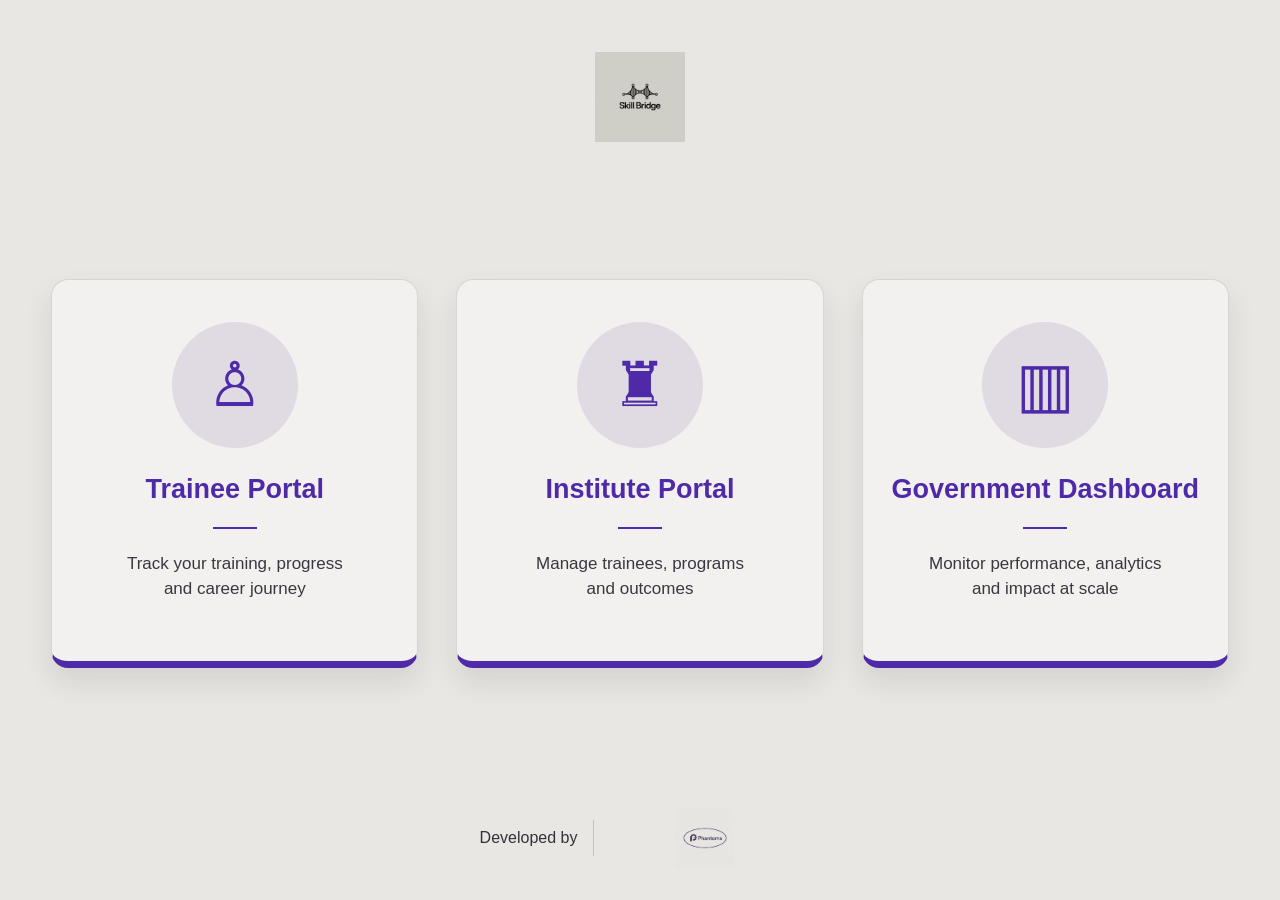
<file: index.html>
<!doctype html>
<html>
<head>
  <meta charset="utf-8">
  <meta name="viewport" content="width=device-width,initial-scale=1">
  <title>SkillBridge</title>
  <link rel="stylesheet" href="styles.css">
</head>

<body>

<div class="landing">

  <div class="logo-wrap">
    <img class="logo-large" src="SKILL BRIDGE Minimalist.png" alt="Skill Bridge">
  </div>

  <div class="portal-grid">

    <a class="portal-card" href="trainee.html">
      <div class="circle-icon">♙</div>
      <h2>Trainee Portal</h2>
      <div class="line"></div>
      <p>Track your training, progress<br>and career journey</p>
    </a>

    <a class="portal-card" href="institute-register.html">
      <div class="circle-icon">♜</div>
      <h2>Institute Portal</h2>
      <div class="line"></div>
      <p>Manage trainees, programs<br>and outcomes</p>
    </a>

    <a class="portal-card" href="government.html">
      <div class="circle-icon">▥</div>
      <h2>Government Dashboard</h2>
      <div class="line"></div>
      <p>Monitor performance, analytics<br>and impact at scale</p>
    </a>

  </div>

  <footer>
    <span>Developed by</span>
    <span style="height:36px;width:1px;background:#c4becb"></span>
    <img src="Phantoms.jpeg" alt="Phantoms">
  </footer>

</div>

</body>
</html>
</file>
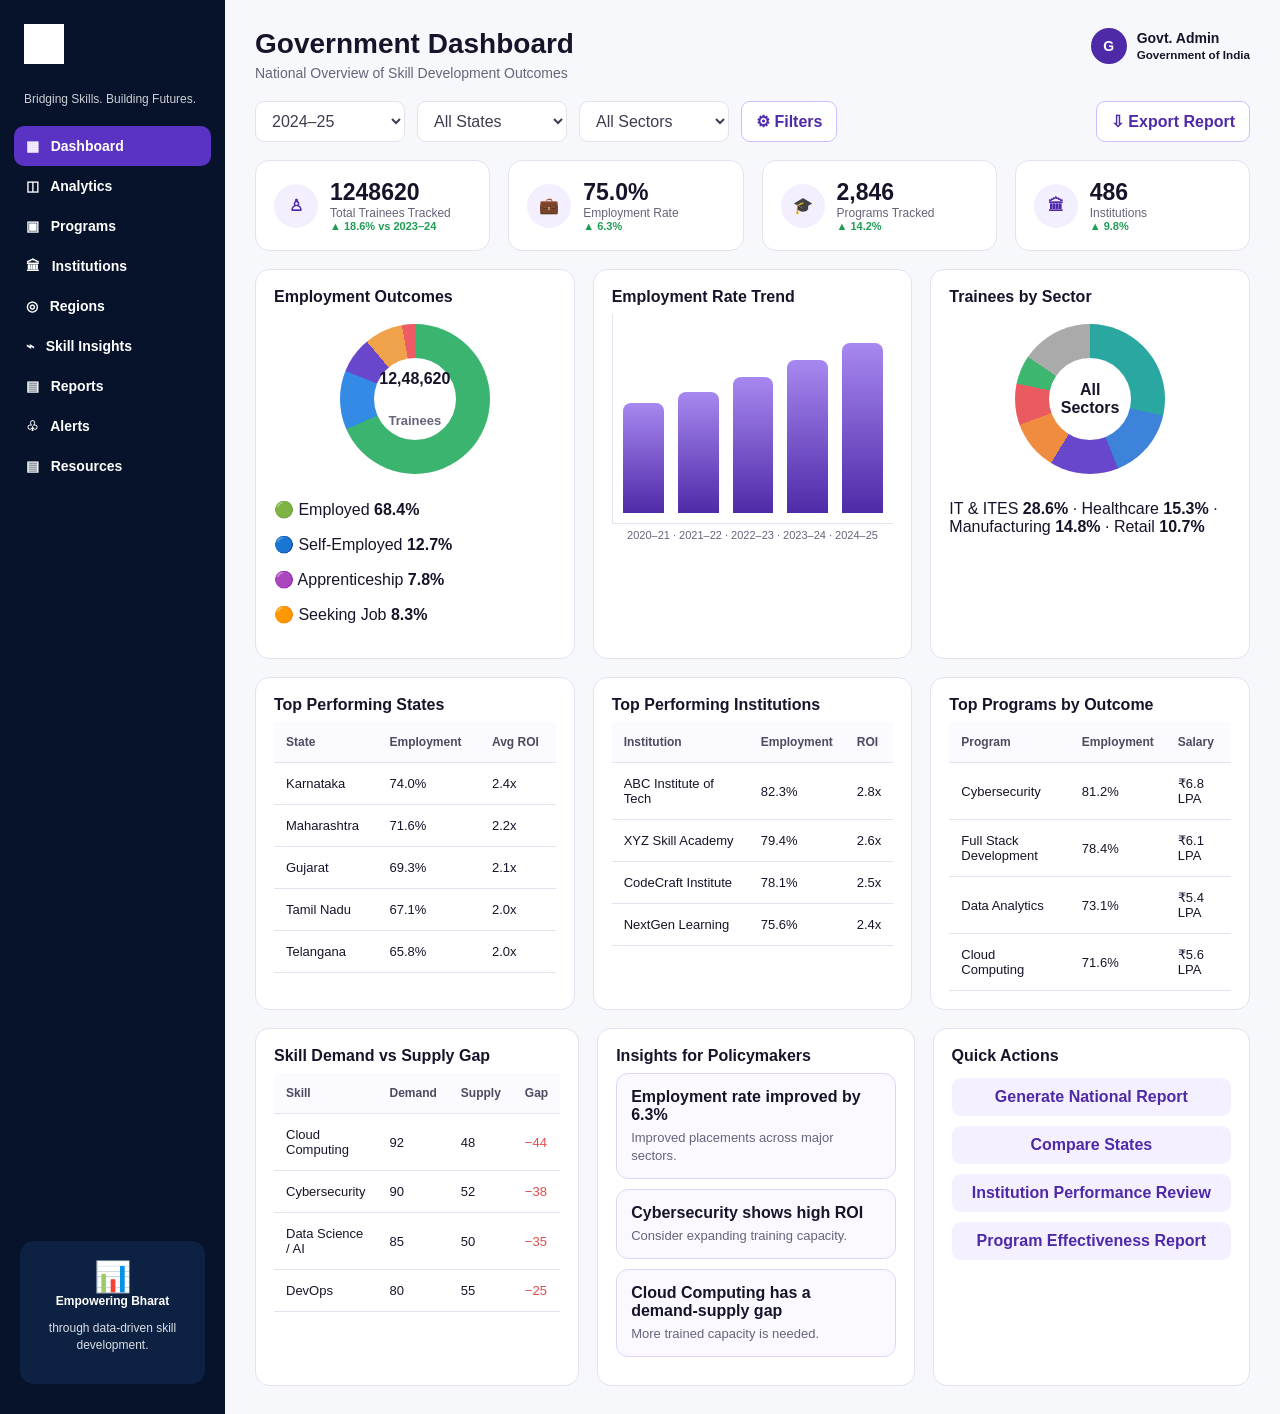
<file: government.html>
<!doctype html><html><head><meta charset="utf-8"><meta name="viewport" content="width=device-width,initial-scale=1"><title>Government Dashboard | SkillBridge</title><link rel="stylesheet" href="styles.css"></head>
<body data-page="government">
<div style="display:grid;grid-template-columns:225px 1fr;min-height:100vh;background:#f7f8fc">
<aside style="background:#06132a;color:white;padding:24px 14px;display:flex;flex-direction:column">
<div style="display:flex;align-items:center;gap:8px;margin:0 10px 28px"><img src="SKILL BRIDGE Minimalist.png" style="height:40px;filter:brightness(0) invert(1)"></div>
<div style="font-size:12px;opacity:.8;margin:0 10px 20px">Bridging Skills. Building Futures.</div>
<a class="nav-item active" style="color:#fff;background:#5a32c4" href="government.html">▦ &nbsp; Dashboard</a><a class="nav-item" style="color:#fff" href="government.html">◫ &nbsp; Analytics</a><a class="nav-item" style="color:#fff" href="government.html">▣ &nbsp; Programs</a><a class="nav-item" style="color:#fff" href="government.html">🏛 &nbsp; Institutions</a><a class="nav-item" style="color:#fff" href="government.html">◎ &nbsp; Regions</a><a class="nav-item" style="color:#fff" href="government.html">⌁ &nbsp; Skill Insights</a><a class="nav-item" style="color:#fff" href="government.html">▤ &nbsp; Reports</a><a class="nav-item" style="color:#fff" href="government.html">♧ &nbsp; Alerts</a><a class="nav-item" style="color:#fff" href="government.html">▤ &nbsp; Resources</a>
<div style="flex:1"></div><div style="background:#0d2143;border-radius:14px;padding:18px;text-align:center;font-size:12px;margin:6px"><div style="font-size:30px">📊</div><b>Empowering Bharat</b><p style="line-height:1.4;opacity:.85">through data-driven skill development.</p></div>
</aside>
<main class="main">
<div class="page-head"><div><h1>Government Dashboard</h1><p>National Overview of Skill Development Outcomes</p></div><div class="top-user"><div class="avatar">G</div><div><b>Govt. Admin</b><br><small>Government of India</small></div></div></div>
<div class="filters"><select class="filter"><option>2024–25</option><option>2025–26</option></select><select class="filter"><option>All States</option><option>Karnataka</option><option>Maharashtra</option></select><select class="filter"><option>All Sectors</option><option>IT & ITES</option><option>Healthcare</option></select><button class="btn secondary">⚙ Filters</button><button class="btn secondary" style="margin-left:auto" onclick="alert('Demo national report generated')">⇩ Export Report</button></div>
<div class="grid cols-4"><div class="panel kpi"><div class="ico">♙</div><div><div class="num" id="govTotal">12,48,620</div><div class="lbl">Total Trainees Tracked</div><div class="up">▲ 18.6% vs 2023–24</div></div></div><div class="panel kpi"><div class="ico">💼</div><div><div class="num" id="govRate">68.4%</div><div class="lbl">Employment Rate</div><div class="up">▲ 6.3%</div></div></div><div class="panel kpi"><div class="ico">🎓</div><div><div class="num">2,846</div><div class="lbl">Programs Tracked</div><div class="up">▲ 14.2%</div></div></div><div class="panel kpi"><div class="ico">🏛</div><div><div class="num">486</div><div class="lbl">Institutions</div><div class="up">▲ 9.8%</div></div></div></div>
<div class="grid cols-3" style="margin-top:18px">
<section class="panel"><h3>Employment Outcomes</h3><div style="height:170px;display:grid;place-items:center"><div style="width:150px;height:150px;border-radius:50%;background:conic-gradient(#3bb46f 0 68.4%,#338be6 68.4% 81.1%,#6947cc 81.1% 88.9%,#f0a24b 88.9% 97.2%,#ef5b64 97.2%);display:grid;place-items:center"><div style="width:82px;height:82px;background:#fff;border-radius:50%;display:grid;place-items:center;text-align:center;font-weight:800">12,48,620<br><span class="muted">Trainees</span></div></div></div><p>🟢 Employed <b>68.4%</b></p><p>🔵 Self-Employed <b>12.7%</b></p><p>🟣 Apprenticeship <b>7.8%</b></p><p>🟠 Seeking Job <b>8.3%</b></p></section>
<section class="panel"><h3>Employment Rate Trend</h3><div class="chart"><div class="b" style="height:58%"></div><div class="b" style="height:64%"></div><div class="b" style="height:72%"></div><div class="b" style="height:81%"></div><div class="b" style="height:90%"></div></div><div class="bar-label">2020–21 · 2021–22 · 2022–23 · 2023–24 · 2024–25</div></section>
<section class="panel"><h3>Trainees by Sector</h3><div style="height:170px;display:grid;place-items:center"><div style="width:150px;height:150px;border-radius:50%;background:conic-gradient(#2ba7a1 0 28.6%,#3d83d9 28.6% 43.9%,#6947cc 43.9% 58.7%,#f08c3f 58.7% 69.4%,#ea5b61 69.4% 78.3%,#3db66f 78.3% 84.5%,#aaa 84.5%);display:grid;place-items:center"><div style="width:82px;height:82px;background:#fff;border-radius:50%;display:grid;place-items:center;text-align:center;font-weight:800">All<br>Sectors</div></div></div><p>IT & ITES <b>28.6%</b> · Healthcare <b>15.3%</b> · Manufacturing <b>14.8%</b> · Retail <b>10.7%</b></p></section>
</div>
<div class="grid cols-3" style="margin-top:18px"><section class="panel"><h3>Top Performing States</h3><table class="table"><tr><th>State</th><th>Employment</th><th>Avg ROI</th></tr><tr><td>Karnataka</td><td>74.0%</td><td>2.4x</td></tr><tr><td>Maharashtra</td><td>71.6%</td><td>2.2x</td></tr><tr><td>Gujarat</td><td>69.3%</td><td>2.1x</td></tr><tr><td>Tamil Nadu</td><td>67.1%</td><td>2.0x</td></tr><tr><td>Telangana</td><td>65.8%</td><td>2.0x</td></tr></table></section>
<section class="panel"><h3>Top Performing Institutions</h3><table class="table"><tr><th>Institution</th><th>Employment</th><th>ROI</th></tr><tr><td>ABC Institute of Tech</td><td>82.3%</td><td>2.8x</td></tr><tr><td>XYZ Skill Academy</td><td>79.4%</td><td>2.6x</td></tr><tr><td>CodeCraft Institute</td><td>78.1%</td><td>2.5x</td></tr><tr><td>NextGen Learning</td><td>75.6%</td><td>2.4x</td></tr></table></section>
<section class="panel"><h3>Top Programs by Outcome</h3><table class="table"><tr><th>Program</th><th>Employment</th><th>Salary</th></tr><tr><td>Cybersecurity</td><td>81.2%</td><td>₹6.8 LPA</td></tr><tr><td>Full Stack Development</td><td>78.4%</td><td>₹6.1 LPA</td></tr><tr><td>Data Analytics</td><td>73.1%</td><td>₹5.4 LPA</td></tr><tr><td>Cloud Computing</td><td>71.6%</td><td>₹5.6 LPA</td></tr></table></section></div>
<div class="grid cols-3" style="margin-top:18px"><section class="panel"><h3>Skill Demand vs Supply Gap</h3><table class="table"><tr><th>Skill</th><th>Demand</th><th>Supply</th><th>Gap</th></tr><tr><td>Cloud Computing</td><td>92</td><td>48</td><td style="color:var(--red)">−44</td></tr><tr><td>Cybersecurity</td><td>90</td><td>52</td><td style="color:var(--red)">−38</td></tr><tr><td>Data Science / AI</td><td>85</td><td>50</td><td style="color:var(--red)">−35</td></tr><tr><td>DevOps</td><td>80</td><td>55</td><td style="color:var(--red)">−25</td></tr></table></section><section class="panel"><h3>Insights for Policymakers</h3><div class="insight-card"><strong>Employment rate improved by 6.3%</strong><span class="muted">Improved placements across major sectors.</span></div><div class="insight-card"><strong>Cybersecurity shows high ROI</strong><span class="muted">Consider expanding training capacity.</span></div><div class="insight-card"><strong>Cloud Computing has a demand-supply gap</strong><span class="muted">More trained capacity is needed.</span></div></section><section class="panel"><h3>Quick Actions</h3><button class="btn ghost" style="width:100%;margin:5px 0" onclick="alert('Demo report')">Generate National Report</button><button class="btn ghost" style="width:100%;margin:5px 0">Compare States</button><button class="btn ghost" style="width:100%;margin:5px 0">Institution Performance Review</button><button class="btn ghost" style="width:100%;margin:5px 0">Program Effectiveness Report</button></section></div>
</main></div><script src="script.js"></script></body></html>
</file>
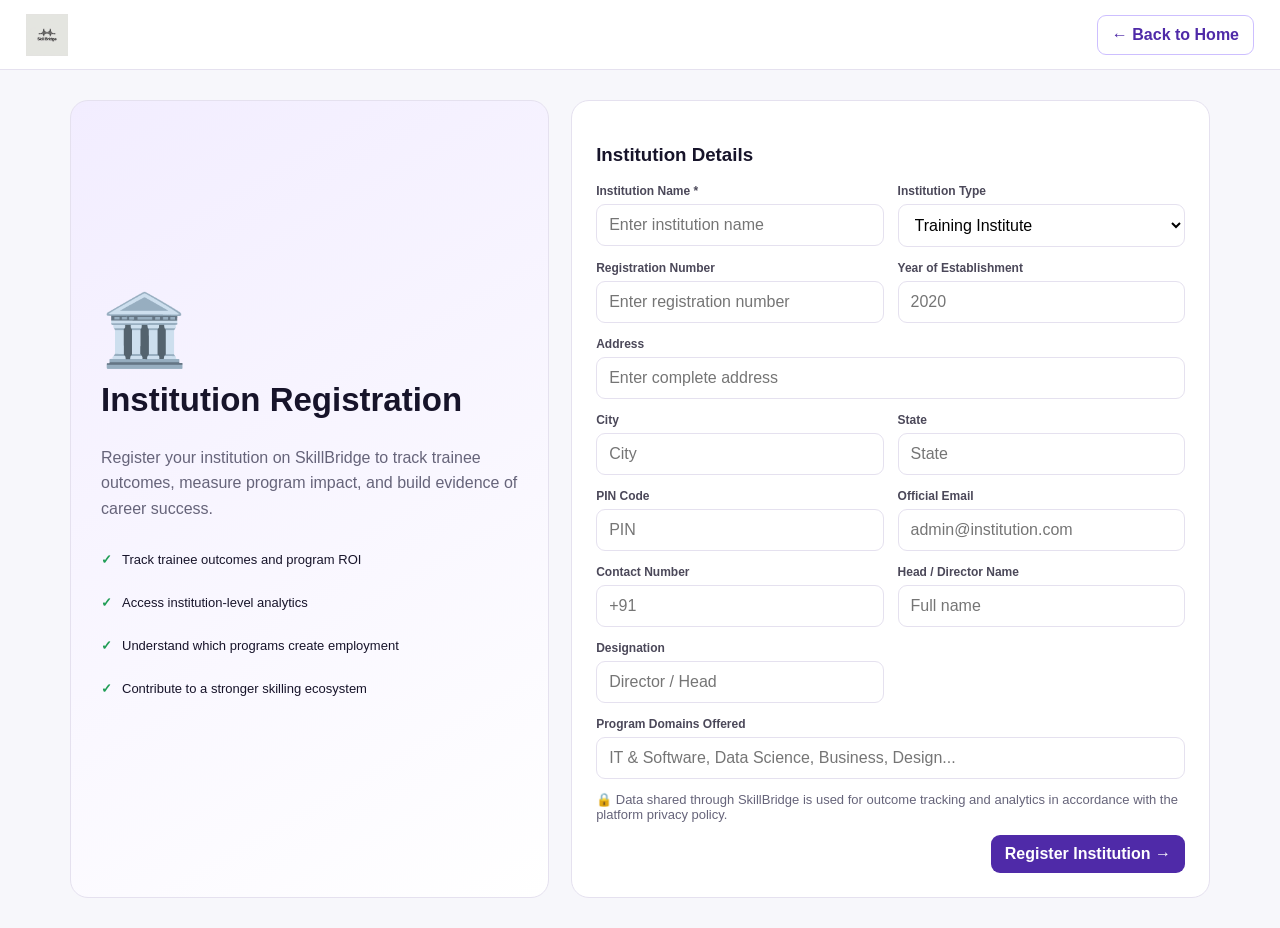
<file: institute-register.html>
<!doctype html><html><head><meta charset="utf-8"><meta name="viewport" content="width=device-width,initial-scale=1"><title>Institution Registration | SkillBridge</title><link rel="stylesheet" href="styles.css"></head>
<body><div class="reg-wrap"><header class="topbar"><a class="brand" href="index.html"><img src="SKILL BRIDGE Minimalist.png"></a><a class="btn secondary" href="index.html">← Back to Home</a></header><main class="reg-main"><div class="reg-grid">
<section class="reg-hero"><div style="font-size:70px;color:var(--purple)">🏛️</div><h1>Institution Registration</h1><p>Register your institution on SkillBridge to track trainee outcomes, measure program impact, and build evidence of career success.</p><div class="benefit"><span class="check">✓</span> Track trainee outcomes and program ROI</div><div class="benefit"><span class="check">✓</span> Access institution-level analytics</div><div class="benefit"><span class="check">✓</span> Understand which programs create employment</div><div class="benefit"><span class="check">✓</span> Contribute to a stronger skilling ecosystem</div></section>
<section class="reg-card"><h3>Institution Details</h3><div class="form-grid">
<div class="field"><label>Institution Name *</label><input id="instName" placeholder="Enter institution name"></div><div class="field"><label>Institution Type</label><select id="instType"><option>Training Institute</option><option>College / University</option><option>EdTech</option><option>NGO / Skill Centre</option></select></div>
<div class="field"><label>Registration Number</label><input id="regNo" placeholder="Enter registration number"></div><div class="field"><label>Year of Establishment</label><input id="estYear" placeholder="2020"></div>
<div class="field full"><label>Address</label><input id="address" placeholder="Enter complete address"></div><div class="field"><label>City</label><input id="city" placeholder="City"></div><div class="field"><label>State</label><input id="state" placeholder="State"></div><div class="field"><label>PIN Code</label><input id="pin" placeholder="PIN"></div>
<div class="field"><label>Official Email</label><input id="officialEmail" type="email" placeholder="admin@institution.com"></div><div class="field"><label>Contact Number</label><input id="contact" placeholder="+91"></div><div class="field"><label>Head / Director Name</label><input id="head" placeholder="Full name"></div><div class="field"><label>Designation</label><input id="designation" placeholder="Director / Head"></div>
<div class="field full"><label>Program Domains Offered</label><input placeholder="IT & Software, Data Science, Business, Design..."></div>
</div><p class="muted">🔒 Data shared through SkillBridge is used for outcome tracking and analytics in accordance with the platform privacy policy.</p><div class="form-actions"><button class="btn" onclick="registerInstitute()">Register Institution →</button></div></section>
</div></main></div><script src="script.js"></script></body></html>
</file>
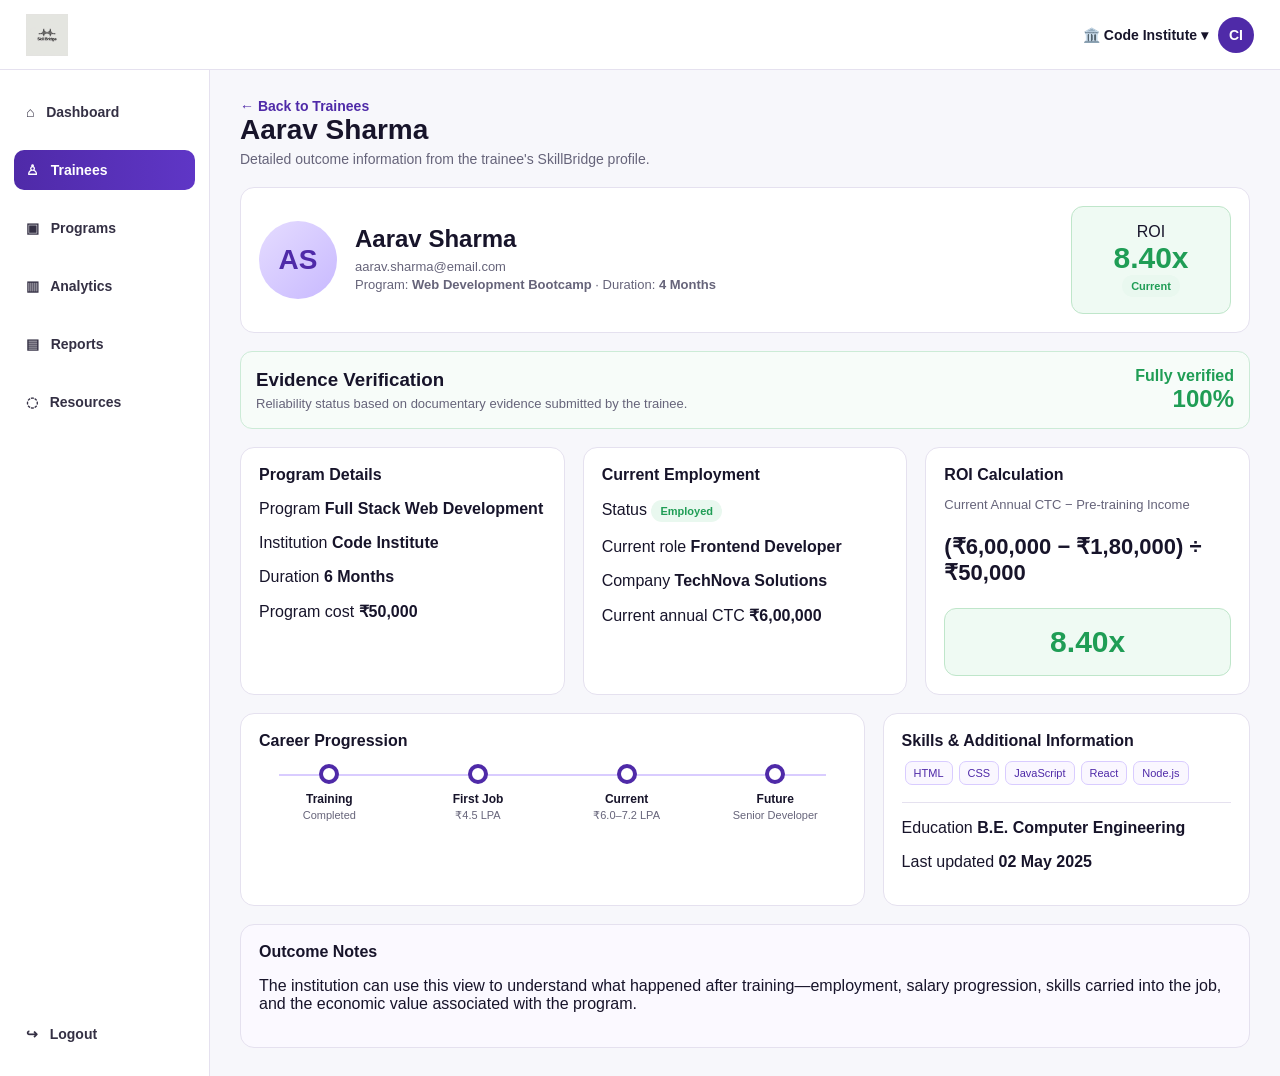
<file: institute-trainee.html>
<!doctype html><html><head><meta charset="utf-8"><meta name="viewport" content="width=device-width,initial-scale=1"><title>Trainee Details | SkillBridge</title><link rel="stylesheet" href="styles.css"></head>
<body data-page="detail"><header class="topbar"><a class="brand" href="index.html"><img src="SKILL BRIDGE Minimalist.png"></a><div class="top-user">🏛️ Code Institute ▾ <div class="avatar">CI</div></div></header><div class="shell"><aside class="sidebar">
<a class="nav-item" href="institute.html">⌂ &nbsp; Dashboard</a><a class="nav-item active" href="institute.html">♙ &nbsp; Trainees</a><a class="nav-item" href="institute.html">▣ &nbsp; Programs</a><a class="nav-item" href="institute.html">▥ &nbsp; Analytics</a><a class="nav-item" href="institute.html">▤ &nbsp; Reports</a><a class="nav-item" href="institute.html">◌ &nbsp; Resources</a><div class="sidebar-spacer"></div><a class="nav-item" href="index.html">↪ &nbsp; Logout</a></aside>
<main class="main"><div class="page-head"><div><p><a href="institute.html" style="color:var(--purple);font-weight:700">← Back to Trainees</a></p><h1 id="tdName">Aarav Sharma</h1><p>Detailed outcome information from the trainee's SkillBridge profile.</p></div></div>
<div class="panel profile-strip"><div class="profile-photo" id="tdInitials">AS</div><div class="profile-meta"><h2 id="tdName2">Aarav Sharma</h2><p id="tdEmail">aarav.sharma@email.com</p><p>Program: <b id="tdProgram">Full Stack Web Development</b> · Duration: <b id="tdDuration">6 Months</b></p></div><div class="roi-box"><div>ROI</div><div class="roi" id="tdROI">2.65x</div><span class="status employed">Current</span></div></div>
<div class="detail-verification">
  <div style="display:flex;align-items:center;justify-content:space-between;gap:14px">
    <div>
      <h3 style="margin:0 0 5px">Evidence Verification</h3>
      <p class="muted" style="margin:0">Reliability status based on documentary evidence submitted by the trainee.</p>
    </div>
    <div style="text-align:right"><div id="detailVerificationLabel" style="font-weight:850;color:var(--green)">Fully verified</div><strong id="detailVerificationScore" style="font-size:24px;color:var(--green)">100%</strong></div>
  </div>
</div>
<div class="grid cols-3 section-gap">
<section class="panel"><h3>Program Details</h3><p>Program <b id="tdProgram2">Full Stack Web Development</b></p><p>Institution <b id="tdInstitution">Code Institute</b></p><p>Duration <b id="tdDuration2">6 Months</b></p><p>Program cost <b id="tdCost">₹50,000</b></p></section>
<section class="panel"><h3>Current Employment</h3><p>Status <span class="status employed" id="tdEmployment">Employed</span></p><p>Current role <b>Frontend Developer</b></p><p>Company <b>TechNova Solutions</b></p><p>Current annual CTC <b id="tdSalary">₹7,20,000</b></p></section>
<section class="panel"><h3>ROI Calculation</h3><p class="muted">Current Annual CTC − Pre-training Income</p><p style="font-size:22px;font-weight:800" id="roiFormula">(₹7,20,000 − ₹1,80,000) ÷ ₹50,000</p><div class="roi-box"><div class="roi" id="roiReturn">10.80x</div></div></section>
</div>
<div class="grid cols-2 section-gap"><section class="panel"><h3>Career Progression</h3><div class="timeline"><div class="milestone"><div class="dot"></div><strong>Training</strong><span>Completed</span></div><div class="milestone"><div class="dot"></div><strong>First Job</strong><span>₹4.5 LPA</span></div><div class="milestone"><div class="dot"></div><strong>Current</strong><span>₹6.0–7.2 LPA</span></div><div class="milestone"><div class="dot"></div><strong>Future</strong><span>Senior Developer</span></div></div></section>
<section class="panel"><h3>Skills & Additional Information</h3><div id="skills"></div><div class="mini-line"></div><p>Education <b>B.E. Computer Engineering</b></p><p>Last updated <b id="tdUpdated">02 May 2025</b></p></section></div>
<div class="panel section-gap" style="background:#fbf9ff"><h3>Outcome Notes</h3><p>The institution can use this view to understand what happened after training—employment, salary progression, skills carried into the job, and the economic value associated with the program.</p></div>
</main></div><script src="script.js"></script><script>document.addEventListener('DOMContentLoaded',()=>{const d=data(),n=new URLSearchParams(location.search).get('name')||d.trainee.name; const t=d.demoTrainees.find(x=>x.name===n)||d.demoTrainees[0]; document.getElementById('tdName2').textContent=t.name;document.getElementById('tdInitials').textContent=t.name.split(' ').map(x=>x[0]).join('').slice(0,2);document.getElementById('tdCost').textContent=fmt(t.cost);document.getElementById('tdSalary').textContent=fmt(t.salary);document.getElementById('tdUpdated').textContent=d.trainee.updated||'—';})</script></body></html>
</file>
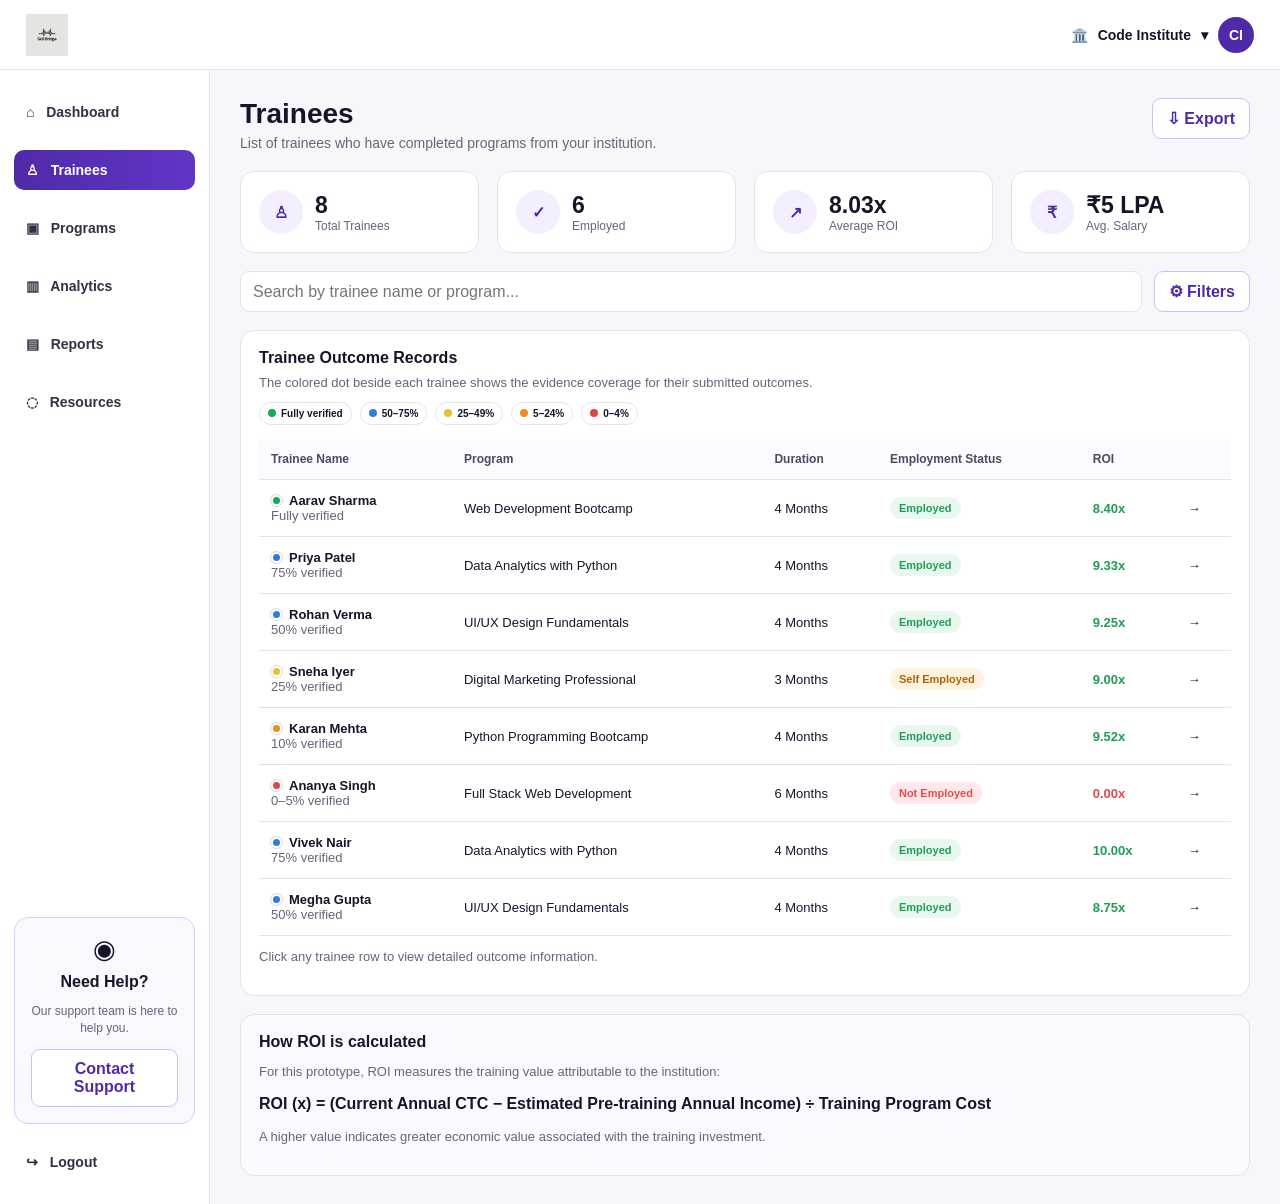
<file: institute.html>
<!doctype html><html><head><meta charset="utf-8"><meta name="viewport" content="width=device-width,initial-scale=1"><title>Institution Trainees | SkillBridge</title><link rel="stylesheet" href="styles.css"></head>
<body data-page="institute"><header class="topbar"><a class="brand" href="index.html"><img src="SKILL BRIDGE Minimalist.png"></a><div class="top-user">🏛️ <span id="instNameDisplay">Code Institute</span> ▾ <div class="avatar">CI</div></div></header><div class="shell"><aside class="sidebar">
<a class="nav-item" href="institute.html">⌂ &nbsp; Dashboard</a><a class="nav-item active" href="institute.html">♙ &nbsp; Trainees</a><a class="nav-item" href="institute.html">▣ &nbsp; Programs</a><a class="nav-item" href="institute.html">▥ &nbsp; Analytics</a><a class="nav-item" href="institute.html">▤ &nbsp; Reports</a><a class="nav-item" href="institute.html">◌ &nbsp; Resources</a><div class="sidebar-spacer"></div><div class="help"><div style="font-size:26px">◉</div><h4>Need Help?</h4><p>Our support team is here to help you.</p><button class="btn secondary" style="width:100%">Contact Support</button></div><a class="nav-item" href="index.html">↪ &nbsp; Logout</a>
</aside><main class="main">
<div class="page-head"><div><h1>Trainees</h1><p>List of trainees who have completed programs from your institution.</p></div><button class="btn secondary" onclick="alert('Demo report export')">⇩ Export</button></div>
<div class="grid cols-4"><div class="panel kpi"><div class="ico">♙</div><div><div class="num" id="totalTrainees">128</div><div class="lbl">Total Trainees</div></div></div><div class="panel kpi"><div class="ico">✓</div><div><div class="num" id="employedCount">86</div><div class="lbl">Employed</div></div></div><div class="panel kpi"><div class="ico">↗</div><div><div class="num" id="avgRoi">2.48x</div><div class="lbl">Average ROI</div></div></div><div class="panel kpi"><div class="ico">₹</div><div><div class="num">₹6.12 LPA</div><div class="lbl">Avg. Salary</div></div></div></div>
<div class="filters" style="margin-top:18px"><input id="searchBox" class="filter search" placeholder="Search by trainee name or program..."><button class="btn secondary">⚙ Filters</button></div>
<section class="panel">
<div class="card-title"><div><h3>Trainee Outcome Records</h3><div class="muted">The colored dot beside each trainee shows the evidence coverage for their submitted outcomes.</div></div></div>
<div class="verification-legend" style="margin-bottom:14px">
  <span class="v-legend"><i style="background:#18a957"></i>Fully verified</span>
  <span class="v-legend"><i style="background:#2f7de1"></i>50–75%</span>
  <span class="v-legend"><i style="background:#e9c12c"></i>25–49%</span>
  <span class="v-legend"><i style="background:#f08a24"></i>5–24%</span>
  <span class="v-legend"><i style="background:#e04444"></i>0–4%</span>
</div>
<div class="table-wrap"><table class="table"><thead><tr><th>Trainee Name</th><th>Program</th><th>Duration</th><th>Employment Status</th><th>ROI</th><th></th></tr></thead><tbody id="instRows"></tbody></table></div><p class="muted">Click any trainee row to view detailed outcome information.</p></section>
<section class="panel section-gap" style="background:#fbf9ff"><h3>How ROI is calculated</h3><p class="muted">For this prototype, ROI measures the training value attributable to the institution:</p><p><b>ROI (x) = (Current Annual CTC − Estimated Pre-training Annual Income) ÷ Training Program Cost</b></p><p class="muted">A higher value indicates greater economic value associated with the training investment.</p></section>
</main></div><script src="script.js"></script></body></html>
</file>
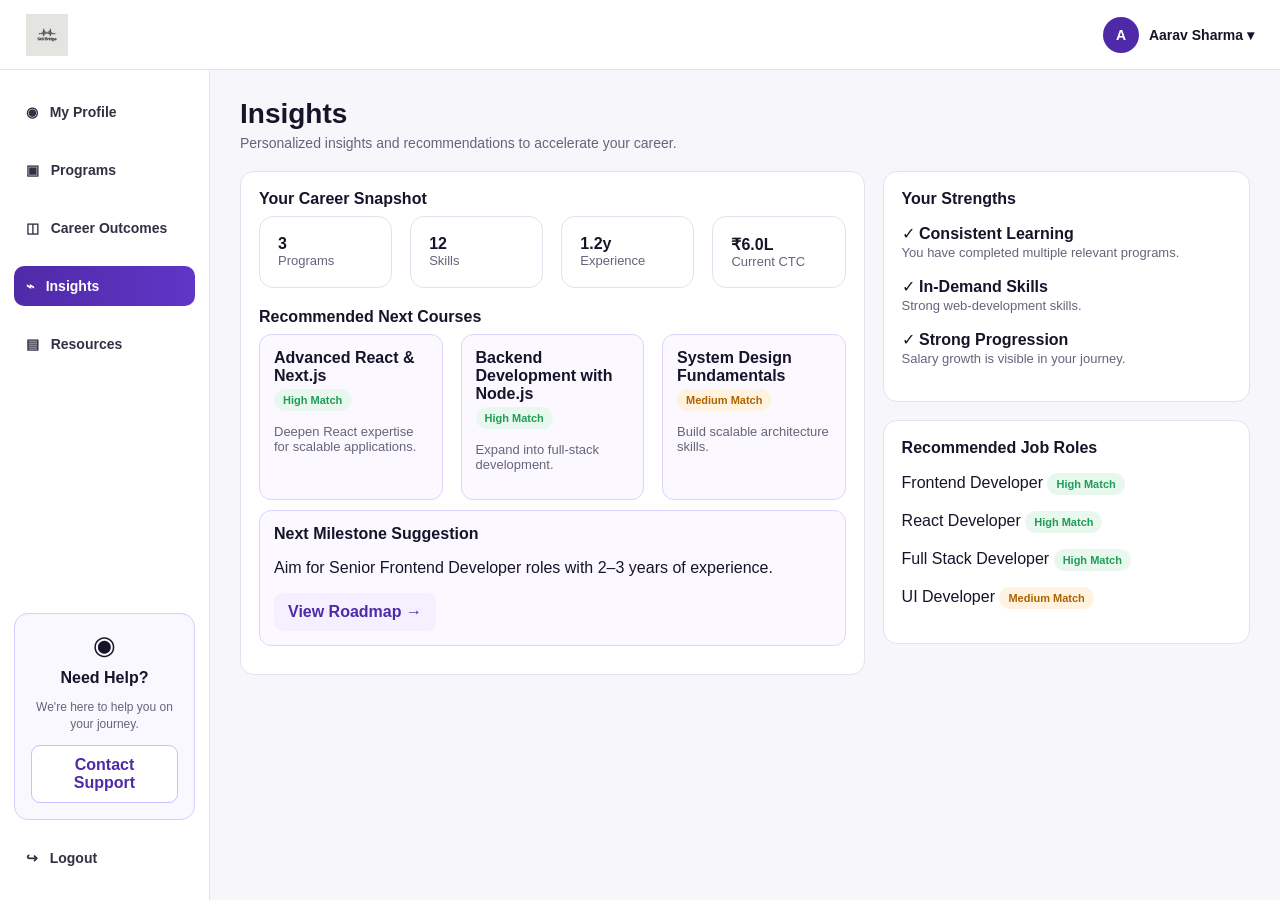
<file: trainee-insights.html>
<!doctype html><html><head><meta charset="utf-8"><meta name="viewport" content="width=device-width,initial-scale=1"><title>Insights | SkillBridge</title><link rel="stylesheet" href="styles.css"></head>
<body><header class="topbar"><a class="brand" href="index.html"><img src="SKILL BRIDGE Minimalist.png"></a><div class="top-user"><div class="avatar">A</div>Aarav Sharma ▾</div></header><div class="shell"><aside class="sidebar"><a class="nav-item" href="trainee.html">◉ &nbsp; My Profile</a><a class="nav-item" href="trainee-programs.html">▣ &nbsp; Programs</a><a class="nav-item" href="trainee-outcomes.html">◫ &nbsp; Career Outcomes</a><a class="nav-item active" href="trainee-insights.html">⌁ &nbsp; Insights</a><a class="nav-item" href="trainee-resources.html">▤ &nbsp; Resources</a><div class="sidebar-spacer"></div><div class="help"><div style="font-size:26px">◉</div><h4>Need Help?</h4><p>We're here to help you on your journey.</p><button class="btn secondary" style="width:100%">Contact Support</button></div><a class="nav-item" href="index.html">↪ &nbsp; Logout</a></aside><main class="main">
<div class="page-head"><div><h1>Insights</h1><p>Personalized insights and recommendations to accelerate your career.</p></div></div>
<div class="grid cols-2"><section class="panel"><h3>Your Career Snapshot</h3><div class="grid cols-4"><div class="panel"><b>3</b><div class="muted">Programs</div></div><div class="panel"><b>12</b><div class="muted">Skills</div></div><div class="panel"><b>1.2y</b><div class="muted">Experience</div></div><div class="panel"><b>₹6.0L</b><div class="muted">Current CTC</div></div></div><h3 style="margin-top:20px">Recommended Next Courses</h3><div class="grid cols-3"><div class="insight-card"><strong>Advanced React & Next.js</strong><span class="status employed">High Match</span><p class="muted">Deepen React expertise for scalable applications.</p></div><div class="insight-card"><strong>Backend Development with Node.js</strong><span class="status employed">High Match</span><p class="muted">Expand into full-stack development.</p></div><div class="insight-card"><strong>System Design Fundamentals</strong><span class="status self">Medium Match</span><p class="muted">Build scalable architecture skills.</p></div></div><div class="insight-card"><strong>Next Milestone Suggestion</strong><p>Aim for Senior Frontend Developer roles with 2–3 years of experience.</p><button class="btn ghost">View Roadmap →</button></div></section>
<aside><section class="panel"><h3>Your Strengths</h3><p>✓ <b>Consistent Learning</b><br><span class="muted">You have completed multiple relevant programs.</span></p><p>✓ <b>In-Demand Skills</b><br><span class="muted">Strong web-development skills.</span></p><p>✓ <b>Strong Progression</b><br><span class="muted">Salary growth is visible in your journey.</span></p></section><section class="panel section-gap"><h3>Recommended Job Roles</h3><p>Frontend Developer <span class="status employed">High Match</span></p><p>React Developer <span class="status employed">High Match</span></p><p>Full Stack Developer <span class="status employed">High Match</span></p><p>UI Developer <span class="status self">Medium Match</span></p></section></aside></div>
</main></div></body></html>
</file>
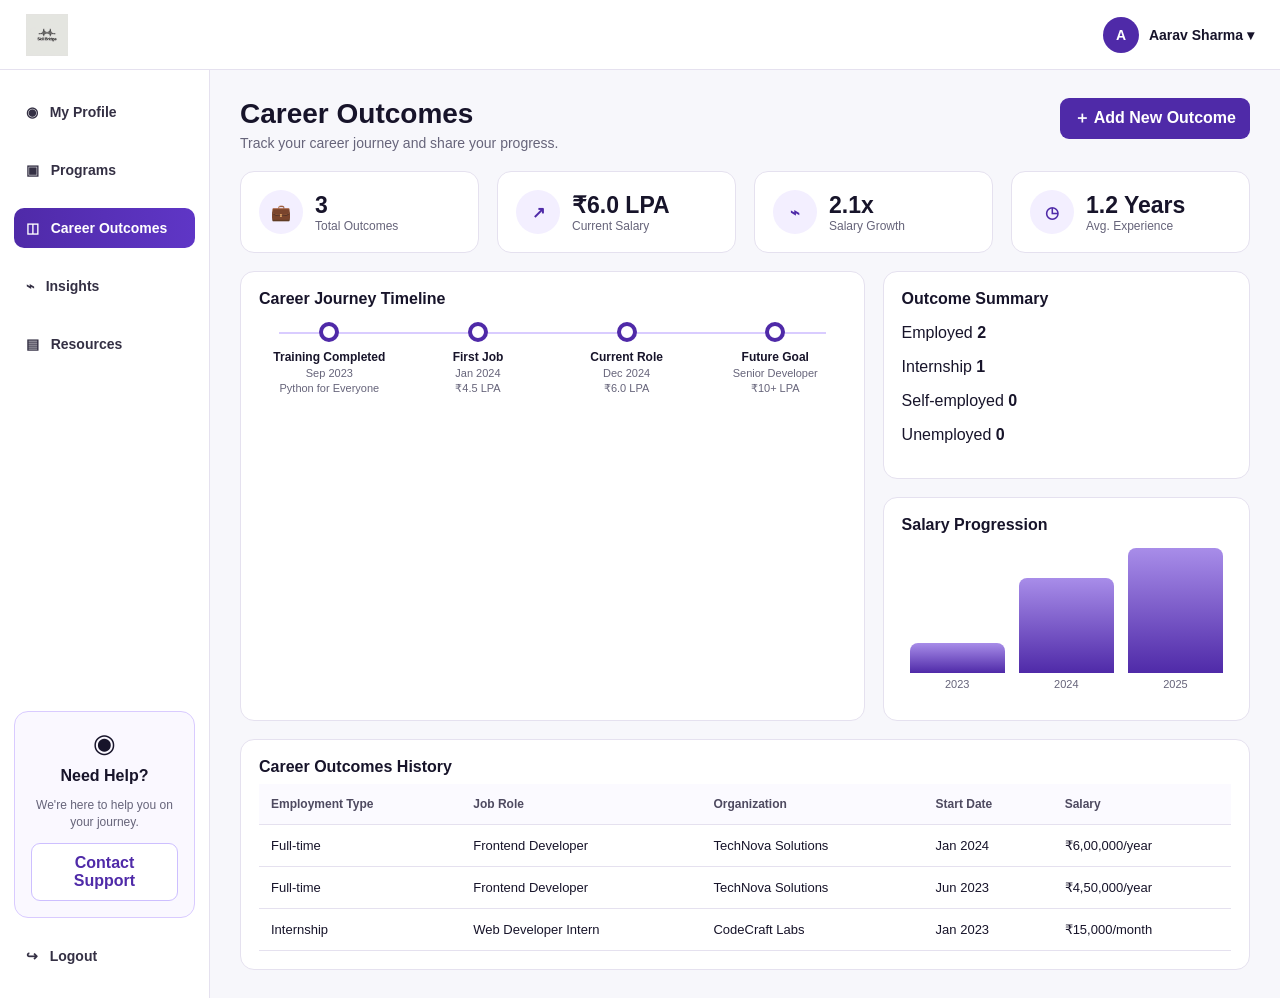
<file: trainee-outcomes.html>
<!doctype html><html><head><meta charset="utf-8"><meta name="viewport" content="width=device-width,initial-scale=1"><title>Career Outcomes | SkillBridge</title><link rel="stylesheet" href="styles.css"></head>
<body><header class="topbar"><a class="brand" href="index.html"><img src="SKILL BRIDGE Minimalist.png"></a><div class="top-user"><div class="avatar">A</div>Aarav Sharma ▾</div></header><div class="shell"><aside class="sidebar"><a class="nav-item" href="trainee.html">◉ &nbsp; My Profile</a><a class="nav-item" href="trainee-programs.html">▣ &nbsp; Programs</a><a class="nav-item active" href="trainee-outcomes.html">◫ &nbsp; Career Outcomes</a><a class="nav-item" href="trainee-insights.html">⌁ &nbsp; Insights</a><a class="nav-item" href="trainee-resources.html">▤ &nbsp; Resources</a><div class="sidebar-spacer"></div><div class="help"><div style="font-size:26px">◉</div><h4>Need Help?</h4><p>We're here to help you on your journey.</p><button class="btn secondary" style="width:100%">Contact Support</button></div><a class="nav-item" href="index.html">↪ &nbsp; Logout</a></aside><main class="main">
<div class="page-head"><div><h1>Career Outcomes</h1><p>Track your career journey and share your progress.</p></div><button class="btn" onclick="alert('Add a new career outcome from your Profile page.')">＋ Add New Outcome</button></div>
<div class="grid cols-4"><div class="panel kpi"><div class="ico">💼</div><div><div class="num">3</div><div class="lbl">Total Outcomes</div></div></div><div class="panel kpi"><div class="ico">↗</div><div><div class="num">₹6.0 LPA</div><div class="lbl">Current Salary</div></div></div><div class="panel kpi"><div class="ico">⌁</div><div><div class="num">2.1x</div><div class="lbl">Salary Growth</div></div></div><div class="panel kpi"><div class="ico">◷</div><div><div class="num">1.2 Years</div><div class="lbl">Avg. Experience</div></div></div></div>
<div class="grid cols-2" style="margin-top:18px"><section class="panel"><h3>Career Journey Timeline</h3><div class="timeline"><div class="milestone"><div class="dot"></div><strong>Training Completed</strong><span>Sep 2023</span><span>Python for Everyone</span></div><div class="milestone"><div class="dot"></div><strong>First Job</strong><span>Jan 2024</span><span>₹4.5 LPA</span></div><div class="milestone"><div class="dot"></div><strong>Current Role</strong><span>Dec 2024</span><span>₹6.0 LPA</span></div><div class="milestone"><div class="dot"></div><strong>Future Goal</strong><span>Senior Developer</span><span>₹10+ LPA</span></div></div></section>
<aside><div class="panel"><h3>Outcome Summary</h3><p>Employed <b>2</b></p><p>Internship <b>1</b></p><p>Self-employed <b>0</b></p><p>Unemployed <b>0</b></p></div><div class="panel section-gap"><h3>Salary Progression</h3><div class="bars"><div style="flex:1"><div class="bar" style="height:30px"></div><div class="bar-label">2023</div></div><div style="flex:1"><div class="bar" style="height:95px"></div><div class="bar-label">2024</div></div><div style="flex:1"><div class="bar" style="height:125px"></div><div class="bar-label">2025</div></div></div></div></aside></div>
<div class="panel section-gap"><h3>Career Outcomes History</h3><table class="table"><thead><tr><th>Employment Type</th><th>Job Role</th><th>Organization</th><th>Start Date</th><th>Salary</th></tr></thead><tbody><tr><td>Full-time</td><td>Frontend Developer</td><td>TechNova Solutions</td><td>Jan 2024</td><td>₹6,00,000/year</td></tr><tr><td>Full-time</td><td>Frontend Developer</td><td>TechNova Solutions</td><td>Jun 2023</td><td>₹4,50,000/year</td></tr><tr><td>Internship</td><td>Web Developer Intern</td><td>CodeCraft Labs</td><td>Jan 2023</td><td>₹15,000/month</td></tr></tbody></table></div>
</main></div></body></html>
</file>
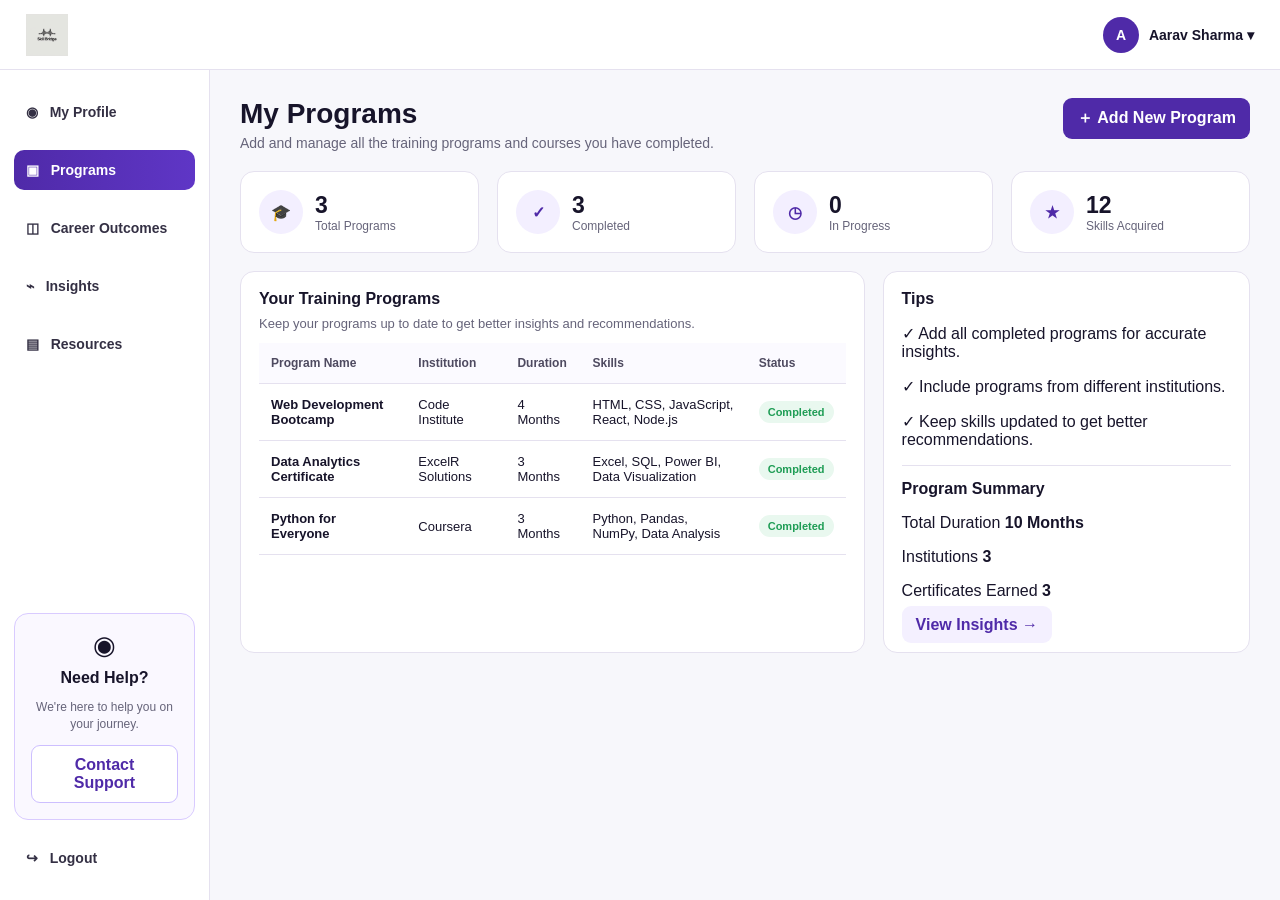
<file: trainee-programs.html>
<!doctype html><html><head><meta charset="utf-8"><meta name="viewport" content="width=device-width,initial-scale=1"><title>Programs | SkillBridge</title><link rel="stylesheet" href="styles.css"></head>
<body><header class="topbar"><a class="brand" href="index.html"><img src="SKILL BRIDGE Minimalist.png"></a><div class="top-user"><div class="avatar">A</div>Aarav Sharma ▾</div></header><div class="shell">
<aside class="sidebar"><a class="nav-item" href="trainee.html">◉ &nbsp; My Profile</a><a class="nav-item active" href="trainee-programs.html">▣ &nbsp; Programs</a><a class="nav-item" href="trainee-outcomes.html">◫ &nbsp; Career Outcomes</a><a class="nav-item" href="trainee-insights.html">⌁ &nbsp; Insights</a><a class="nav-item" href="trainee-resources.html">▤ &nbsp; Resources</a><div class="sidebar-spacer"></div><div class="help"><div style="font-size:26px">◉</div><h4>Need Help?</h4><p>We're here to help you on your journey.</p><button class="btn secondary" style="width:100%">Contact Support</button></div><a class="nav-item" href="index.html">↪ &nbsp; Logout</a></aside>
<main class="main"><div class="page-head"><div><h1>My Programs</h1><p>Add and manage all the training programs and courses you have completed.</p></div><button class="btn" onclick="addProgram()">＋ Add New Program</button></div>
<div class="grid cols-4"><div class="panel kpi"><div class="ico">🎓</div><div><div class="num">3</div><div class="lbl">Total Programs</div></div></div><div class="panel kpi"><div class="ico">✓</div><div><div class="num">3</div><div class="lbl">Completed</div></div></div><div class="panel kpi"><div class="ico">◷</div><div><div class="num">0</div><div class="lbl">In Progress</div></div></div><div class="panel kpi"><div class="ico">★</div><div><div class="num">12</div><div class="lbl">Skills Acquired</div></div></div></div>
<div class="grid cols-2" style="margin-top:18px"><section class="panel"><div class="card-title"><div><h3>Your Training Programs</h3><div class="muted">Keep your programs up to date to get better insights and recommendations.</div></div></div><div class="table-wrap"><table class="table"><thead><tr><th>Program Name</th><th>Institution</th><th>Duration</th><th>Skills</th><th>Status</th></tr></thead><tbody id="p2"></tbody></table></div></section><aside class="panel"><h3>Tips</h3><p>✓ Add all completed programs for accurate insights.</p><p>✓ Include programs from different institutions.</p><p>✓ Keep skills updated to get better recommendations.</p><div class="mini-line"></div><h3>Program Summary</h3><p>Total Duration <b>10 Months</b></p><p>Institutions <b>3</b></p><p>Certificates Earned <b>3</b></p><a class="btn ghost" href="trainee-insights.html">View Insights →</a></aside></div></main></div>
<script src="script.js"></script><script>document.addEventListener('DOMContentLoaded',()=>{const tb=document.getElementById('p2');tb.innerHTML=data().trainee.programs.map(p=>`<tr><td><b>${p.name}</b></td><td>${p.institution}</td><td>${p.duration}</td><td>${p.skills}</td><td><span class="status employed">${p.status}</span></td></tr>`).join('')})</script></body></html>
</file>
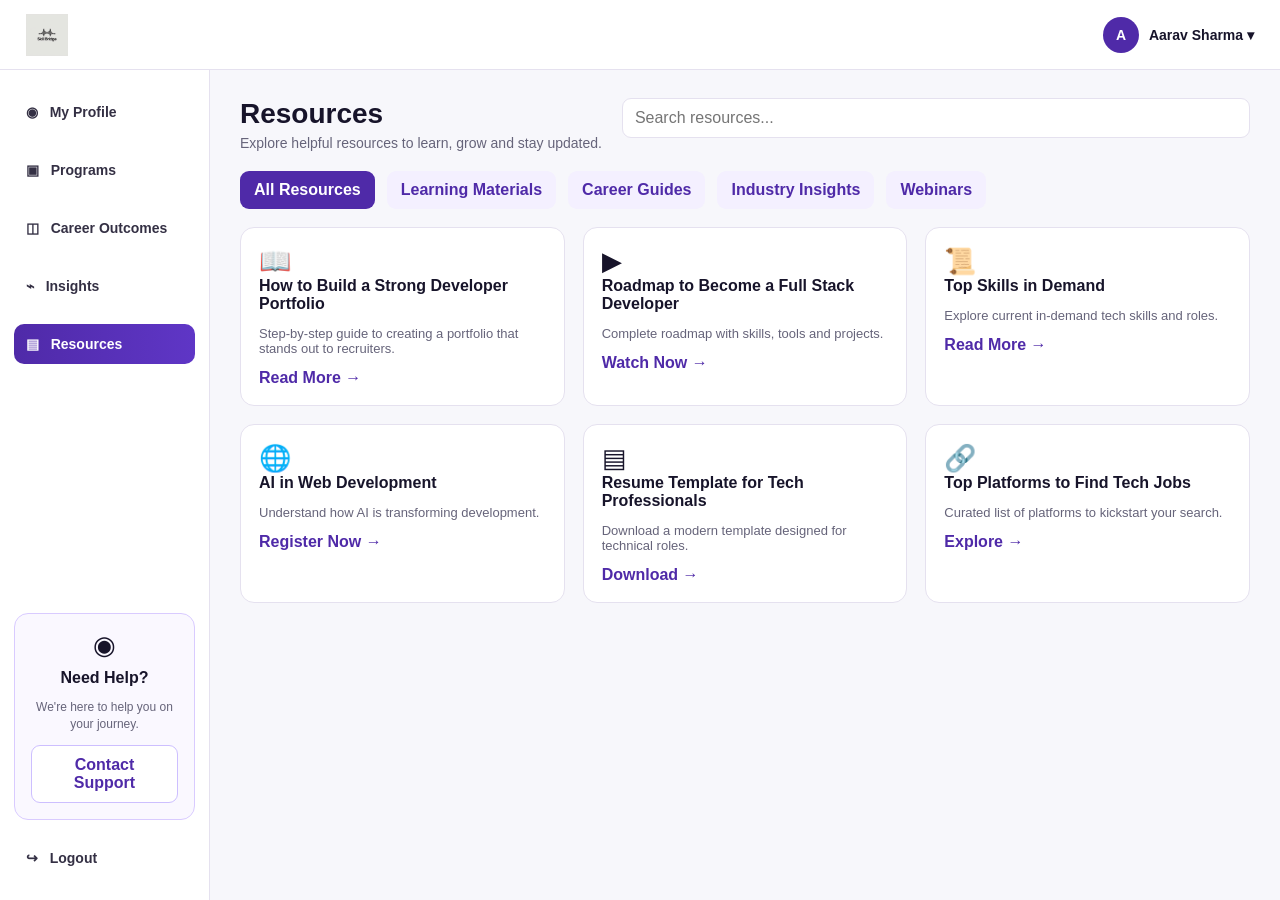
<file: trainee-resources.html>
<!doctype html><html><head><meta charset="utf-8"><meta name="viewport" content="width=device-width,initial-scale=1"><title>Resources | SkillBridge</title><link rel="stylesheet" href="styles.css"></head>
<body><header class="topbar"><a class="brand" href="index.html"><img src="SKILL BRIDGE Minimalist.png"></a><div class="top-user"><div class="avatar">A</div>Aarav Sharma ▾</div></header><div class="shell"><aside class="sidebar"><a class="nav-item" href="trainee.html">◉ &nbsp; My Profile</a><a class="nav-item" href="trainee-programs.html">▣ &nbsp; Programs</a><a class="nav-item" href="trainee-outcomes.html">◫ &nbsp; Career Outcomes</a><a class="nav-item" href="trainee-insights.html">⌁ &nbsp; Insights</a><a class="nav-item active" href="trainee-resources.html">▤ &nbsp; Resources</a><div class="sidebar-spacer"></div><div class="help"><div style="font-size:26px">◉</div><h4>Need Help?</h4><p>We're here to help you on your journey.</p><button class="btn secondary" style="width:100%">Contact Support</button></div><a class="nav-item" href="index.html">↪ &nbsp; Logout</a></aside><main class="main"><div class="page-head"><div><h1>Resources</h1><p>Explore helpful resources to learn, grow and stay updated.</p></div><input class="filter search" placeholder="Search resources..."></div><div class="filters"><button class="btn">All Resources</button><button class="btn ghost">Learning Materials</button><button class="btn ghost">Career Guides</button><button class="btn ghost">Industry Insights</button><button class="btn ghost">Webinars</button></div><div class="grid cols-3"><div class="panel"><div style="font-size:26px">📖</div><h3>How to Build a Strong Developer Portfolio</h3><p class="muted">Step-by-step guide to creating a portfolio that stands out to recruiters.</p><a style="color:var(--purple);font-weight:800">Read More →</a></div><div class="panel"><div style="font-size:26px">▶</div><h3>Roadmap to Become a Full Stack Developer</h3><p class="muted">Complete roadmap with skills, tools and projects.</p><a style="color:var(--purple);font-weight:800">Watch Now →</a></div><div class="panel"><div style="font-size:26px">📜</div><h3>Top Skills in Demand</h3><p class="muted">Explore current in-demand tech skills and roles.</p><a style="color:var(--purple);font-weight:800">Read More →</a></div><div class="panel"><div style="font-size:26px">🌐</div><h3>AI in Web Development</h3><p class="muted">Understand how AI is transforming development.</p><a style="color:var(--purple);font-weight:800">Register Now →</a></div><div class="panel"><div style="font-size:26px">▤</div><h3>Resume Template for Tech Professionals</h3><p class="muted">Download a modern template designed for technical roles.</p><a style="color:var(--purple);font-weight:800">Download →</a></div><div class="panel"><div style="font-size:26px">🔗</div><h3>Top Platforms to Find Tech Jobs</h3><p class="muted">Curated list of platforms to kickstart your search.</p><a style="color:var(--purple);font-weight:800">Explore →</a></div></div></main></div></body></html>
</file>
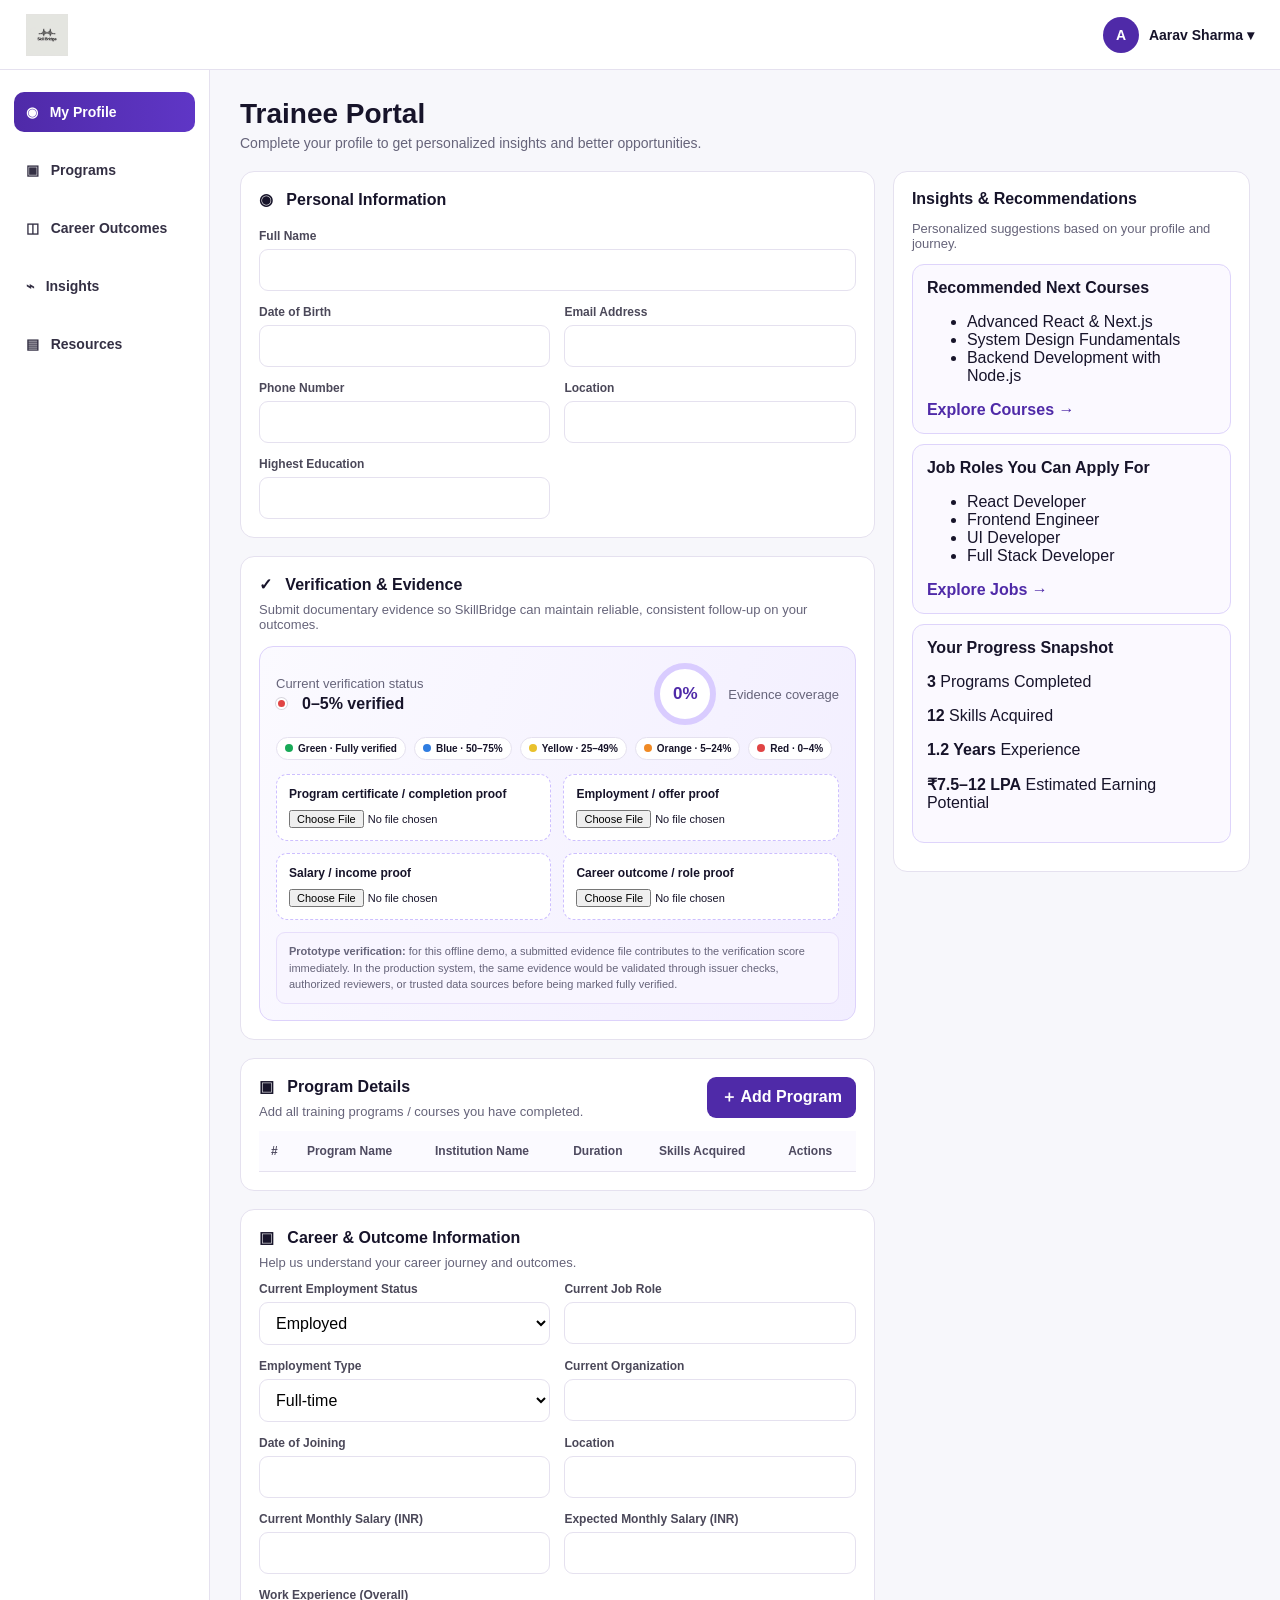
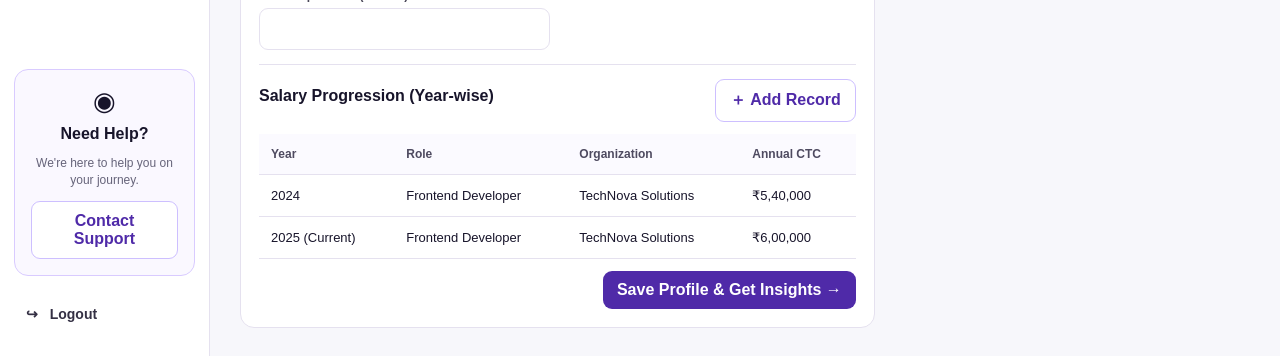
<file: trainee.html>
<!doctype html><html><head><meta charset="utf-8"><meta name="viewport" content="width=device-width,initial-scale=1"><title>Trainee Portal | SkillBridge</title><link rel="stylesheet" href="styles.css"></head>
<body data-page="profile">
<header class="topbar"><a class="brand" href="index.html"><img src="SKILL BRIDGE Minimalist.png"></a><div class="top-user"><div class="avatar">A</div>Aarav Sharma ▾</div></header>
<div class="shell">
<aside class="sidebar">
<a class="nav-item active" data-nav="profile" href="trainee.html">◉ &nbsp; My Profile</a><a class="nav-item" data-nav="programs" href="trainee-programs.html">▣ &nbsp; Programs</a><a class="nav-item" data-nav="outcomes" href="trainee-outcomes.html">◫ &nbsp; Career Outcomes</a><a class="nav-item" data-nav="insights" href="trainee-insights.html">⌁ &nbsp; Insights</a><a class="nav-item" data-nav="resources" href="trainee-resources.html">▤ &nbsp; Resources</a>
<div class="sidebar-spacer"></div><div class="help"><div style="font-size:26px">◉</div><h4>Need Help?</h4><p>We're here to help you on your journey.</p><button class="btn secondary" style="width:100%">Contact Support</button></div>
<a class="nav-item" href="index.html">↪ &nbsp; Logout</a>
</aside>
<main class="main">
<div class="page-head"><div><h1>Trainee Portal</h1><p>Complete your profile to get personalized insights and better opportunities.</p></div></div>
<div class="detail-grid">
<div>
<section class="panel"><div class="card-title"><h3>◉ &nbsp; Personal Information</h3></div>
<div class="form-grid">
<div class="field full"><label>Full Name</label><input id="fullName"></div><div class="field"><label>Date of Birth</label><input id="dob"></div><div class="field"><label>Email Address</label><input id="email"></div><div class="field"><label>Phone Number</label><input id="phone"></div><div class="field"><label>Location</label><input id="location"></div><div class="field"><label>Highest Education</label><input id="education"></div>
</div></section>
<section class="panel section-gap">
  <div class="card-title">
    <div>
      <h3>✓ &nbsp; Verification & Evidence</h3>
      <div class="muted">Submit documentary evidence so SkillBridge can maintain reliable, consistent follow-up on your outcomes.</div>
    </div>
  </div>

  <div class="verification-hero">
    <div class="verification-summary">
      <div>
        <div class="muted">Current verification status</div>
        <div style="display:flex;align-items:center;gap:8px;margin-top:4px">
          <span id="profileVerificationDot" class="verification-dot v-red"></span>
          <strong id="verificationLabel">0–5% verified</strong>
        </div>
      </div>
      <div class="verification-score-wrap">
        <div class="verification-ring"><span id="verificationScore">0%</span></div>
        <div class="muted">Evidence coverage</div>
      </div>
    </div>

    <div class="verification-legend">
      <span class="v-legend"><i style="background:#18a957"></i>Green · Fully verified</span>
      <span class="v-legend"><i style="background:#2f7de1"></i>Blue · 50–75%</span>
      <span class="v-legend"><i style="background:#e9c12c"></i>Yellow · 25–49%</span>
      <span class="v-legend"><i style="background:#f08a24"></i>Orange · 5–24%</span>
      <span class="v-legend"><i style="background:#e04444"></i>Red · 0–4%</span>
    </div>

    <div id="verificationRows" class="verification-list"></div>

    <div class="evidence-upload-grid">
      <div class="evidence-upload"><label>Program certificate / completion proof</label><input type="file" accept=".pdf,.jpg,.jpeg,.png" onchange="handleEvidenceUpload('program',this)"></div>
      <div class="evidence-upload"><label>Employment / offer proof</label><input type="file" accept=".pdf,.jpg,.jpeg,.png" onchange="handleEvidenceUpload('employment',this)"></div>
      <div class="evidence-upload"><label>Salary / income proof</label><input type="file" accept=".pdf,.jpg,.jpeg,.png" onchange="handleEvidenceUpload('salary',this)"></div>
      <div class="evidence-upload"><label>Career outcome / role proof</label><input type="file" accept=".pdf,.jpg,.jpeg,.png" onchange="handleEvidenceUpload('outcome',this)"></div>
    </div>

    <div class="verification-disclaimer">
      <b>Prototype verification:</b> for this offline demo, a submitted evidence file contributes to the verification score immediately. In the production system, the same evidence would be validated through issuer checks, authorized reviewers, or trusted data sources before being marked fully verified.
    </div>
  </div>
</section>
<section class="panel section-gap"><div class="card-title"><div><h3>▣ &nbsp; Program Details</h3><div class="muted">Add all training programs / courses you have completed.</div></div><button class="btn" onclick="addProgram()">＋ Add Program</button></div>
<div class="table-wrap"><table class="table"><thead><tr><th>#</th><th>Program Name</th><th>Institution Name</th><th>Duration</th><th>Skills Acquired</th><th>Actions</th></tr></thead><tbody id="programRows"></tbody></table></div></section>
<section class="panel section-gap"><div class="card-title"><div><h3>▣ &nbsp; Career & Outcome Information</h3><div class="muted">Help us understand your career journey and outcomes.</div></div></div>
<div class="form-grid">
<div class="field"><label>Current Employment Status</label><select id="employment"><option>Employed</option><option>Self Employed</option><option>Not Employed</option></select></div>
<div class="field"><label>Current Job Role</label><input id="role"></div><div class="field"><label>Employment Type</label><select id="employmentType"><option>Full-time</option><option>Part-time</option><option>Contract</option><option>Internship</option></select></div>
<div class="field"><label>Current Organization</label><input id="organization"></div><div class="field"><label>Date of Joining</label><input id="joining"></div><div class="field"><label>Location</label><input id="workLocation"></div>
<div class="field"><label>Current Monthly Salary (INR)</label><input id="monthlySalary" type="number"></div><div class="field"><label>Expected Monthly Salary (INR)</label><input id="expectedSalary" type="number"></div><div class="field"><label>Work Experience (Overall)</label><input id="experience"></div>
</div>
<div class="mini-line"></div><div class="card-title"><h3>Salary Progression (Year-wise)</h3><button class="btn secondary" onclick="alert('For the demo, edit the profile salary records in the saved data flow.')">＋ Add Record</button></div>
<table class="table"><thead><tr><th>Year</th><th>Role</th><th>Organization</th><th>Annual CTC</th></tr></thead><tbody><tr><td>2024</td><td>Frontend Developer</td><td>TechNova Solutions</td><td>₹5,40,000</td></tr><tr><td>2025 (Current)</td><td>Frontend Developer</td><td>TechNova Solutions</td><td>₹6,00,000</td></tr></tbody></table>
<div class="form-actions"><button class="btn" onclick="saveProfile()">Save Profile & Get Insights →</button></div>
</section>
</div>
<aside>
<section class="panel"><h3>Insights & Recommendations</h3><p class="muted">Personalized suggestions based on your profile and journey.</p>
<div class="insight-card"><strong>Recommended Next Courses</strong><ul><li>Advanced React & Next.js</li><li>System Design Fundamentals</li><li>Backend Development with Node.js</li></ul><a style="color:var(--purple);font-weight:800" href="trainee-insights.html">Explore Courses →</a></div>
<div class="insight-card"><strong>Job Roles You Can Apply For</strong><ul><li>React Developer</li><li>Frontend Engineer</li><li>UI Developer</li><li>Full Stack Developer</li></ul><a style="color:var(--purple);font-weight:800" href="trainee-insights.html">Explore Jobs →</a></div>
<div class="insight-card"><strong>Your Progress Snapshot</strong><p><b>3</b> Programs Completed</p><p><b>12</b> Skills Acquired</p><p><b>1.2 Years</b> Experience</p><p><b>₹7.5–12 LPA</b> Estimated Earning Potential</p></div>
</section>
</aside>
</div>
</main></div></body></html>
</file>
<file: styles.css>
:root{--purple:#4f2aa8;--purple2:#6e4bd4;--lav:#f3efff;--lav2:#faf8ff;--ink:#17142a;--muted:#66647a;--line:#e5e1ef;--green:#1f9d55;--orange:#e98b16;--red:#e34b4b;--navy:#071329;--white:#fff}
*{box-sizing:border-box}html,body{margin:0;padding:0;font-family:Inter,Segoe UI,Arial,sans-serif;color:var(--ink);background:#f7f7fb}a{text-decoration:none;color:inherit}button,input,select,textarea{font:inherit}
.topbar{height:70px;background:#fff;border-bottom:1px solid var(--line);display:flex;align-items:center;justify-content:space-between;padding:0 26px;position:sticky;top:0;z-index:20}.brand{display:flex;align-items:center;gap:10px;font-weight:800;font-size:20px}.brand img{height:42px;width:auto;object-fit:contain}.top-user{display:flex;align-items:center;gap:10px;font-size:14px;font-weight:650}.avatar{width:36px;height:36px;border-radius:50%;background:var(--purple);color:#fff;display:grid;place-items:center;font-weight:800}
.shell{display:grid;grid-template-columns:210px 1fr;min-height:calc(100vh - 70px)}.sidebar{background:#fff;border-right:1px solid var(--line);padding:22px 14px;display:flex;flex-direction:column;gap:18px}.nav-item{display:flex;align-items:center;gap:12px;padding:12px 12px;border-radius:10px;color:#343044;font-size:14px;font-weight:650}.nav-item:hover{background:#f4f0ff}.nav-item.active{background:linear-gradient(90deg,var(--purple),#5f36c6);color:#fff}.nav-icon{width:20px;text-align:center}.sidebar-spacer{flex:1}.help{background:var(--lav2);border:1px solid #d9cbff;border-radius:14px;padding:16px;text-align:center}.help h4{margin:8px 0 6px}.help p{font-size:12px;color:var(--muted);line-height:1.4}.help button,.btn{border:0;background:var(--purple);color:#fff;padding:10px 14px;border-radius:9px;font-weight:700;cursor:pointer}.btn.secondary{background:#fff;color:var(--purple);border:1px solid #cdbfff}.btn.ghost{background:#f4f0ff;color:var(--purple)}
.main{padding:28px 30px;max-width:1600px;width:100%;margin:0 auto}.page-head{display:flex;justify-content:space-between;align-items:flex-start;gap:20px;margin-bottom:20px}.page-head h1{font-size:28px;margin:0 0 5px}.page-head p{margin:0;color:var(--muted);font-size:14px}.actions{display:flex;gap:10px;align-items:center}.filters{display:flex;gap:12px;flex-wrap:wrap;margin-bottom:18px}.filter{background:#fff;border:1px solid var(--line);padding:10px 12px;border-radius:9px;min-width:150px;color:#403c50}.search{flex:1;min-width:280px}
.grid{display:grid;gap:18px}.cols-2{grid-template-columns:1.7fr 1fr}.cols-3{grid-template-columns:repeat(3,1fr)}.cols-4{grid-template-columns:repeat(4,1fr)}.panel{background:#fff;border:1px solid var(--line);border-radius:14px;padding:18px}.panel h3{margin:0 0 8px;font-size:16px}.muted{color:var(--muted);font-size:13px}.kpi{display:flex;align-items:center;gap:12px}.kpi .ico{width:44px;height:44px;border-radius:50%;background:var(--lav);display:grid;place-items:center;color:var(--purple);font-weight:900}.kpi .num{font-weight:800;font-size:23px}.kpi .lbl{font-size:12px;color:var(--muted)}.up{color:var(--green);font-size:11px;font-weight:700}
.table-wrap{overflow:auto}.table{width:100%;border-collapse:collapse}.table th,.table td{padding:13px 12px;border-bottom:1px solid var(--line);text-align:left;font-size:13px}.table th{background:#fbfaff;color:#4e4a60;font-size:12px}.table tr.clickable{cursor:pointer}.table tr.clickable:hover{background:#faf8ff}.status{padding:5px 9px;border-radius:20px;font-size:11px;font-weight:800;display:inline-block}.status.employed{background:#e9f8ef;color:var(--green)}.status.self{background:#fff3df;color:#ad6300}.status.unemployed{background:#ffe8ea;color:var(--red)}
.card-title{display:flex;justify-content:space-between;align-items:center;margin-bottom:12px}.mini-line{height:1px;background:var(--line);margin:14px 0}.tag{display:inline-block;padding:5px 8px;border:1px solid #d9ccff;background:#faf7ff;color:var(--purple);border-radius:7px;font-size:11px;margin:3px}.timeline{display:flex;justify-content:space-between;gap:8px;position:relative;margin-top:14px}.timeline:before{content:"";position:absolute;top:10px;left:20px;right:20px;height:2px;background:#d9ccff}.milestone{position:relative;z-index:1;width:25%;text-align:center}.dot{width:20px;height:20px;margin:auto;border-radius:50%;background:#fff;border:4px solid var(--purple)}.milestone strong{display:block;font-size:12px;margin-top:8px}.milestone span{display:block;font-size:11px;color:var(--muted);margin-top:3px}
.form-grid{display:grid;grid-template-columns:repeat(2,1fr);gap:14px}.field{display:flex;flex-direction:column;gap:6px}.field.full{grid-column:1/-1}.field label{font-size:12px;font-weight:700;color:#4b4859}.field input,.field select,.field textarea{border:1px solid var(--line);border-radius:9px;padding:11px 12px;outline:none;background:#fff}.field textarea{min-height:80px;resize:vertical}.field input:focus,.field select:focus,.field textarea:focus{border-color:#9e82e8;box-shadow:0 0 0 3px #f2edff}.form-actions{display:flex;justify-content:flex-end;gap:10px;margin-top:12px}
.logo-large{
    width:min(350px,70vw);
    height:90px;
    object-fit:contain;
    mix-blend-mode:multiply;
}
.landing{min-height:100vh;background:#e8e7e3;display:flex;flex-direction:column;align-items:center}.landing .logo-wrap{padding:52px 20px 10px}.portal-grid{flex:1;width:min(1180px,92vw);display:grid;grid-template-columns:repeat(3,1fr);gap:38px;align-items:center;padding:20px 0}.portal-card{background:rgba(255,255,255,.42);border:1px solid rgba(60,50,70,.15);border-bottom:7px solid var(--purple);border-radius:17px;min-height:365px;padding:42px 28px;text-align:center;box-shadow:0 14px 28px rgba(35,30,45,.1);transition:.2s}.portal-card:hover{transform:translateY(-8px);box-shadow:0 22px 42px rgba(35,30,45,.16)}.circle-icon{width:126px;height:126px;border-radius:50%;margin:0 auto 26px;background:rgba(98,70,145,.13);color:var(--purple);display:grid;place-items:center;font-size:62px}.portal-card h2{color:var(--purple);margin:0;font-size:27px}.portal-card .line{width:44px;height:2px;background:var(--purple);margin:22px auto}.portal-card p{font-size:17px;color:#3a3740;line-height:1.5}.landing footer{padding:18px 20px 32px;display:flex;align-items:center;justify-content:center;gap:16px;color:#35313a}.landing footer img{width:190px;height:60px;object-fit:contain;mix-blend-mode:multiply}

.reg-wrap{min-height:100vh;background:#f7f7fb}.reg-main{max-width:1200px;margin:0 auto;padding:30px}.reg-grid{display:grid;grid-template-columns:1.05fr 1.4fr;gap:22px;align-items:stretch}.reg-hero{background:linear-gradient(150deg,#f2edff,#fff);border:1px solid var(--line);border-radius:18px;padding:30px;display:flex;flex-direction:column;justify-content:center}.reg-hero h1{font-size:33px;margin:10px 0}.reg-hero p{color:var(--muted);line-height:1.6}.benefit{display:flex;gap:10px;margin:14px 0;font-size:13px}.reg-card{background:#fff;border:1px solid var(--line);border-radius:18px;padding:24px}.check{color:var(--green);font-weight:800}

.detail-grid{display:grid;grid-template-columns:1.6fr .9fr;gap:18px}.profile-strip{display:grid;grid-template-columns:auto 1fr auto;gap:18px;align-items:center}.profile-photo{width:78px;height:78px;border-radius:50%;background:linear-gradient(135deg,#e5dcff,#c8b9ff);display:grid;place-items:center;color:var(--purple);font-size:28px;font-weight:800}.profile-meta h2{margin:0 0 6px}.profile-meta p{margin:3px 0;color:var(--muted);font-size:13px}.roi-box{background:#effaf3;border:1px solid #bfe6ca;border-radius:12px;padding:16px;text-align:center;min-width:160px}.roi-box .roi{font-size:30px;font-weight:900;color:var(--green)}.section-gap{margin-top:18px}.two-small{display:grid;grid-template-columns:1fr 1fr;gap:18px}.bars{display:flex;align-items:flex-end;height:160px;gap:14px;padding:12px 8px}.bar{flex:1;background:linear-gradient(#a88de9,var(--purple));border-radius:8px 8px 0 0;min-height:10px}.bar-label{text-align:center;font-size:11px;color:var(--muted);margin-top:5px}
.chart{height:210px;display:flex;align-items:flex-end;gap:14px;border-left:1px solid var(--line);border-bottom:1px solid var(--line);padding:10px}.chart .b{flex:1;background:linear-gradient(180deg,#a788ef,var(--purple));border-radius:8px 8px 0 0}
.insight-card{background:#fbf9ff;border:1px solid #ded4fb;border-radius:12px;padding:14px;margin-bottom:10px}.insight-card strong{display:block;margin-bottom:4px}
@media(max-width:1000px){.portal-grid{grid-template-columns:1fr;max-width:430px}.shell{grid-template-columns:1fr}.sidebar{position:static;display:flex;flex-direction:row;overflow:auto;border-right:0;border-bottom:1px solid var(--line)}.sidebar .sidebar-spacer,.sidebar .help{display:none}.nav-item{white-space:nowrap}.cols-4{grid-template-columns:repeat(2,1fr)}.reg-grid,.detail-grid,.cols-3,.cols-2{grid-template-columns:1fr}.two-small,.form-grid{grid-template-columns:1fr}}

/* Evidence verification */
.verification-dot{
  display:inline-block;
  width:11px;
  height:11px;
  min-width:11px;
  border-radius:50%;
  border:2px solid #fff;
  box-shadow:0 0 0 1px rgba(35,30,50,.16);
  vertical-align:middle;
  margin-right:7px;
}
.verification-dot.v-green{background:#18a957}
.verification-dot.v-blue{background:#2f7de1}
.verification-dot.v-yellow{background:#e9c12c}
.verification-dot.v-orange{background:#f08a24}
.verification-dot.v-red{background:#e04444}
.trainee-name-cell{display:flex;align-items:center}
.verification-hero{
  background:linear-gradient(110deg,#fbfaff,#f2eeff);
  border:1px solid #ddd2fb;
  border-radius:14px;
  padding:16px;
  margin-top:14px;
}
.verification-summary{display:flex;align-items:center;justify-content:space-between;gap:16px}
.verification-score-wrap{display:flex;align-items:center;gap:12px}
.verification-ring{
  width:62px;height:62px;border-radius:50%;
  display:grid;place-items:center;
  border:6px solid #d9ccff;
  background:#fff;color:var(--purple);
  font-weight:900;font-size:17px;
}
.verification-legend{display:flex;flex-wrap:wrap;gap:8px;margin-top:12px}
.v-legend{font-size:10px;font-weight:800;padding:5px 8px;border-radius:999px;background:#fff;border:1px solid var(--line)}
.v-legend i{display:inline-block;width:8px;height:8px;border-radius:50%;margin-right:5px}
.verification-list{margin-top:14px}
.verification-row{
  display:flex;align-items:center;justify-content:space-between;gap:12px;
  padding:12px 0;border-bottom:1px solid var(--line);
}
.verification-row:last-child{border-bottom:0}
.verification-row-main{display:flex;align-items:center;gap:10px}
.verification-file-icon{
  width:34px;height:34px;border-radius:9px;background:var(--lav);
  color:var(--purple);display:grid;place-items:center;font-weight:900
}
.verification-status{padding:5px 9px;border-radius:999px;font-size:10px;font-weight:800}
.verification-status.verified{background:#eaf8ef;color:var(--green)}
.verification-status.pending{background:#fff4e6;color:var(--orange)}
.evidence-upload-grid{display:grid;grid-template-columns:1fr 1fr;gap:12px;margin-top:14px}
.evidence-upload{
  border:1px dashed #cdbfff;border-radius:11px;padding:12px;background:#fff;
}
.evidence-upload label{font-size:12px;font-weight:750;display:block;margin-bottom:8px}
.evidence-upload input[type=file]{width:100%;font-size:11px}
.verification-disclaimer{
  margin-top:12px;font-size:11px;color:var(--muted);line-height:1.5;
  padding:10px 12px;border-radius:9px;background:#f8f5ff;border:1px solid #e7defb;
}
.detail-verification{
  margin-top:18px;background:#f7fcf9;border:1px solid #ccebd7;border-radius:12px;padding:15px
}
@media(max-width:700px){.evidence-upload-grid{grid-template-columns:1fr}.verification-summary{align-items:flex-start;flex-direction:column}}
</file>
